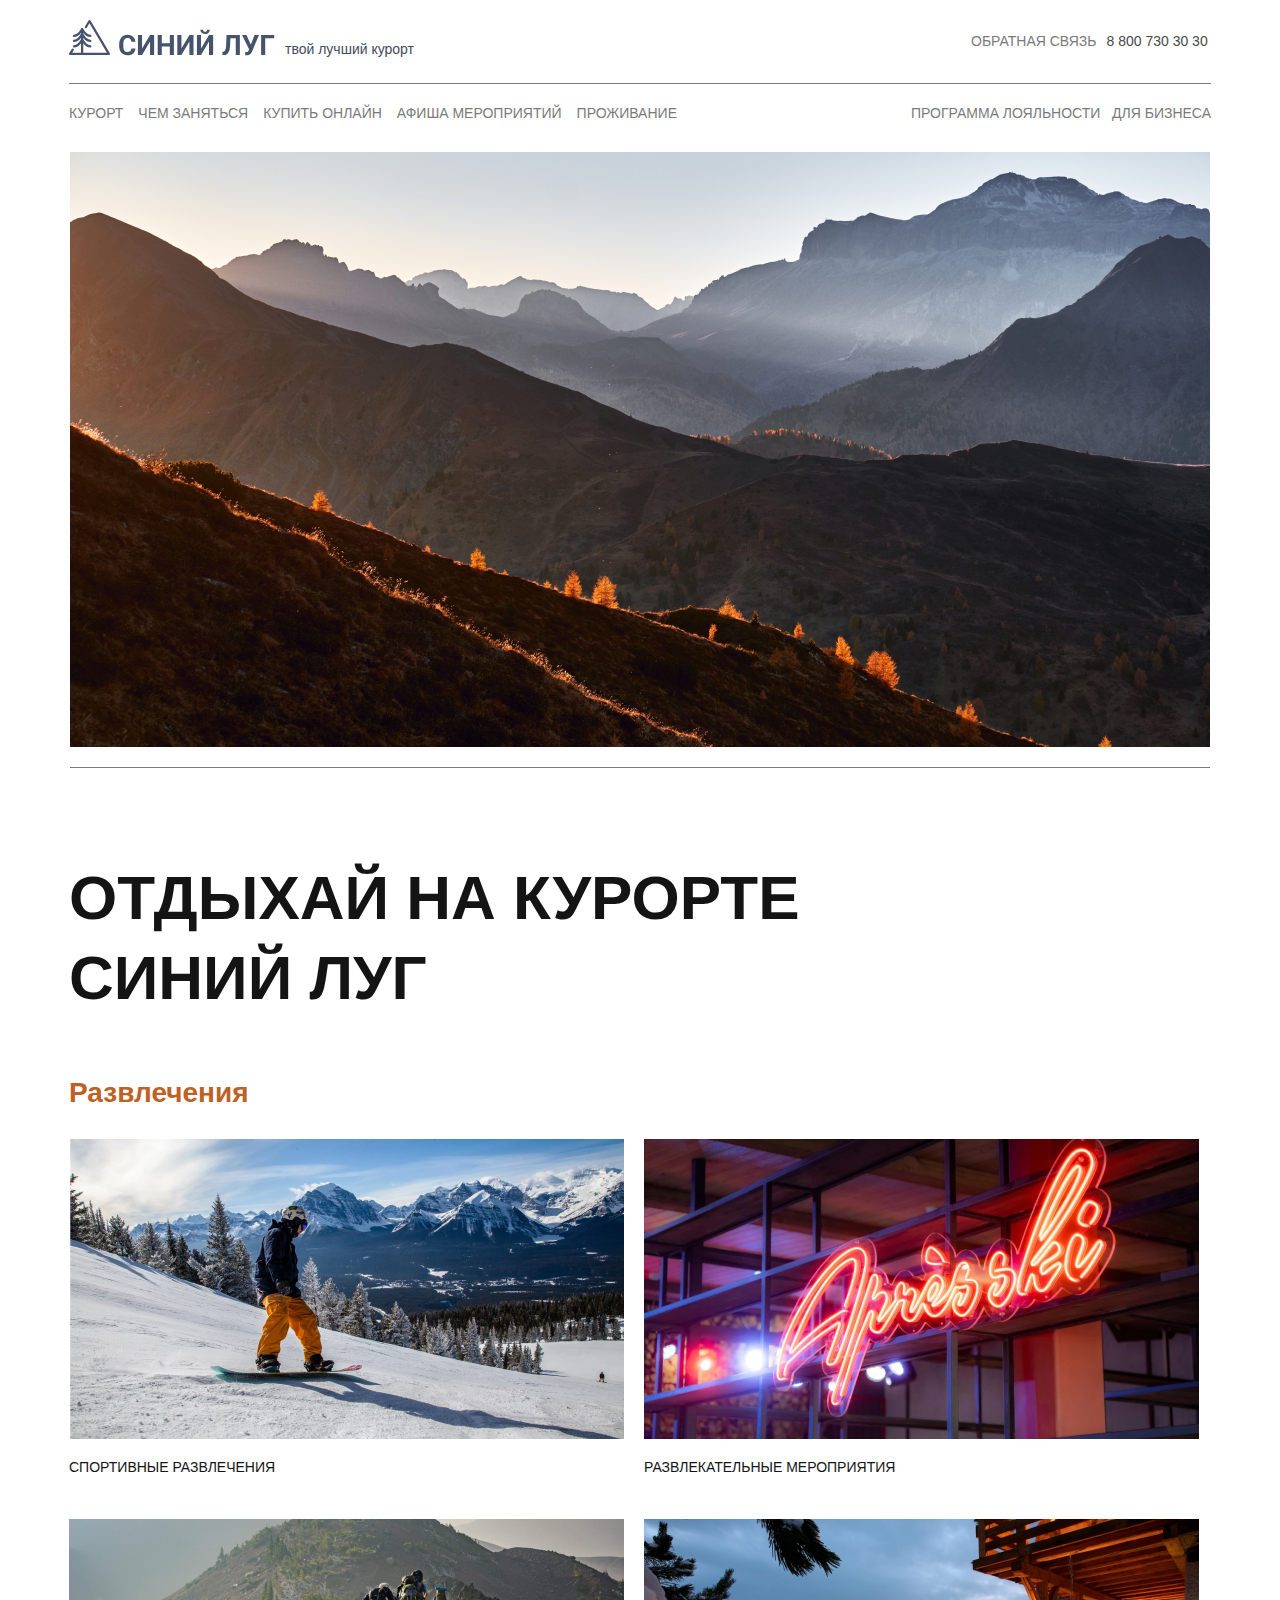
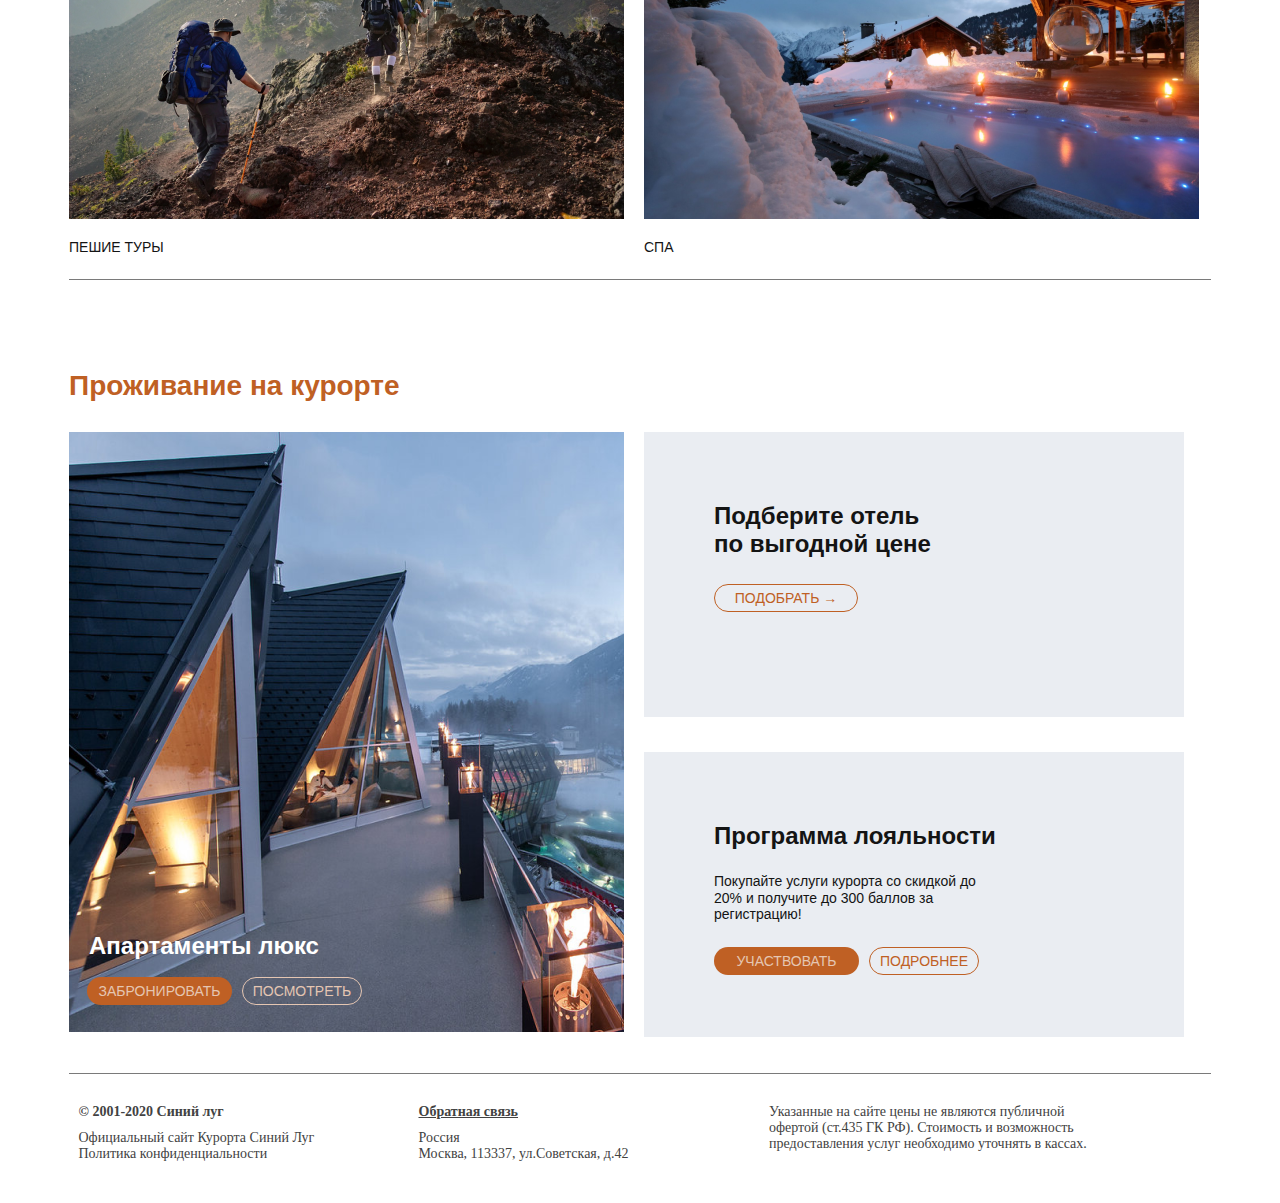
<file: DZ3/index.html>
<!DOCTYPE html>
<html lang="ru">
<head>
    <meta charset="UTF-8">
    <meta name="viewport" content="width=device-width, initial-scale=1.0">
    <link rel="stylesheet" href="style/normalize.css">
    <link rel="stylesheet" href="style/fonts.css">
    <link rel="stylesheet" href="style/style.css">
    <title>Document</title>
</head>
<body>
    <header>
        <div class="header-wrapper-1">
            <div class="header-1-leftblock">
                <a class="logo-link" href="index.html">
                    <img src="img/logo.svg" alt="logo">
                </a>
                <p class="near-logo-text">твой лучший курорт</p>
            </div>
            <div class="header-1-rihgtblock">
                <a class="header-list-link" href="#">ОБРАТНАЯ СВЯЗЬ</a>
                <p class="header-phone">8 800 730 30 30</p>
            </div>
        </div>
        <div class="header-wrapper-2">
            <div class="header-2-leftblock">
                <nav>
                    <ul class="list-reset header-2-list">
                        <li class="header-list-element">
                            <a class="header-list-link" href="#">КУРОРТ</a>
                        </li>
                        <li class="header-list-element">
                            <a class="header-list-link" href="#">ЧЕМ ЗАНЯТЬСЯ</a>
                        </li>
                        <li class="header-list-element">
                            <a class="header-list-link" href="#">КУПИТЬ ОНЛАЙН</a>
                        </li>
                        <li class="header-list-element">
                            <a class="header-list-link" href="#">АФИША МЕРОПРИЯТИЙ</a>
                        </li>
                        <li class="header-list-element">
                            <a class="header-list-link" href="#">ПРОЖИВАНИЕ</a>
                        </li>
                    </ul>
                </nav>
            </div>
            <div class="header-2-rightblock">
                <nav>
                    <ul class="list-reset header-2-list">
                        <li class="header-list-element">
                            <a class="header-list-link" href="#">ПРОГРАММА ЛОЯЛЬНОСТИ</a>
                        </li>
                        <li class="header-list-element">
                            <a class="header-list-link" href="#">ДЛЯ БИЗНЕСА</a>
                        </li>
                    </ul>
                </nav>    
            </div>
        </div>
    </header>
    <main>
        <section class="top-img-section">
            <img class="img-top" src="img/img-top-mountains.png" alt="">
        </section>
        <section class="entertainment-cards-wrapper">
                <h1 class="main-title">ОТДЫХАЙ НА КУРОРТЕ СИНИЙ ЛУГ</h1>
                <h2 class="h2-title">Развлечения</h2>
            <div class="entertainment-cards">
                <article class="card-wrapper">
                    <img class="img-entertainment" src="img/img-sport-entertainment.png" alt="СПОРТИВНЫЕ РАЗВЛЕЧЕНИЯ">
                    <p class="cards-caption">СПОРТИВНЫЕ РАЗВЛЕЧЕНИЯ</p>
                </article>
                <article class="card-wrapper">
                    <img src="img/img-entertainments.png" alt="РАЗВЛЕКАТЕЛЬНЫЕ МЕРОПРИЯТИЯ">
                    <p class="cards-caption">РАЗВЛЕКАТЕЛЬНЫЕ МЕРОПРИЯТИЯ</p>
                </article>
                <article class="card-wrapper">
                    <img src="img/img-walk.png" alt="ПЕШИЕ ТУРЫ">
                    <p class="cards-caption">ПЕШИЕ ТУРЫ</p>
                </article>
                <article class="card-wrapper">
                    <img src="img/img-spa.png" alt="СПА">
                    <p class="cards-caption">СПА</p>
                </article>
            </div>
        </section>
        <section class="living-section">
                <h2 class="h2-title">Проживание на курорте</h2>
                <article class="living-variants-cards">
                    <div class="apartment-card">
                        <p class="living-variant-caption-1">Апартаменты люкс</p>
                        <div class="btn-section-1">
                            <button class="btn-reset btn-orange">ЗАБРОНИРОВАТЬ</button>
                            <a class="btn-transparent" href="#">ПОСМОТРЕТЬ</a>
                        </div>
                    </div>
                    <div class="living-small-card-top">
                        <p class="living-variant-caption-2">Подберите отель по выгодной цене</p>
                        <a class="btn-transparent-arrow" href="#">ПОДОБРАТЬ &#8594</a>
                    </div>
                    <div class="living-small-card-bottom">
                         <p class="living-variant-caption-3">Программа лояльности</p>
                        <p class="living-variant-text">Покупайте услуги курорта со скидкой до 20% и получите до 300 баллов за регистрацию!</p>
                        <div class="btn-section">
                            <button class="btn-reset btn-orange">УЧАСТВОВАТЬ</button>
                            <a class="btn-transparent-2" href="#">ПОДРОБНЕЕ</a>
                        </div>
                    </div>
                </article>
        </section>
    </main>
    <footer class="footer">
        <div>
            <ul class="footer-list list-reset">
                <li>
                    <p class="footer-text-title">&copy 2001-2020 Синий луг</p>
                </li>
                <li>
                    <p>Официальный сайт Курорта Синий Луг</p>
                </li>
                <li>
                    Политика конфиденциальности
                </li>
            </ul>
        </div>
        <div>
            <ul class="footer-list list-reset">
                <li>
                    <p class="footer-text-title-column-2">Обратная связь</p>
                </li>
                <li>
                    <p>Россия</p>
                </li>
                <li>
                    Москва, 113337, ул.Советская, д.42
                </li>
            </ul>
        </div>
        <div>
            <p class="footer-text-column-3">Указанные на сайте цены не являются публичной офертой (ст.435 ГК РФ). Стоимость и возможность предоставления услуг необходимо уточнять в кассах.</p>
        </div>
    </footer>
</body>
</html>
</file>
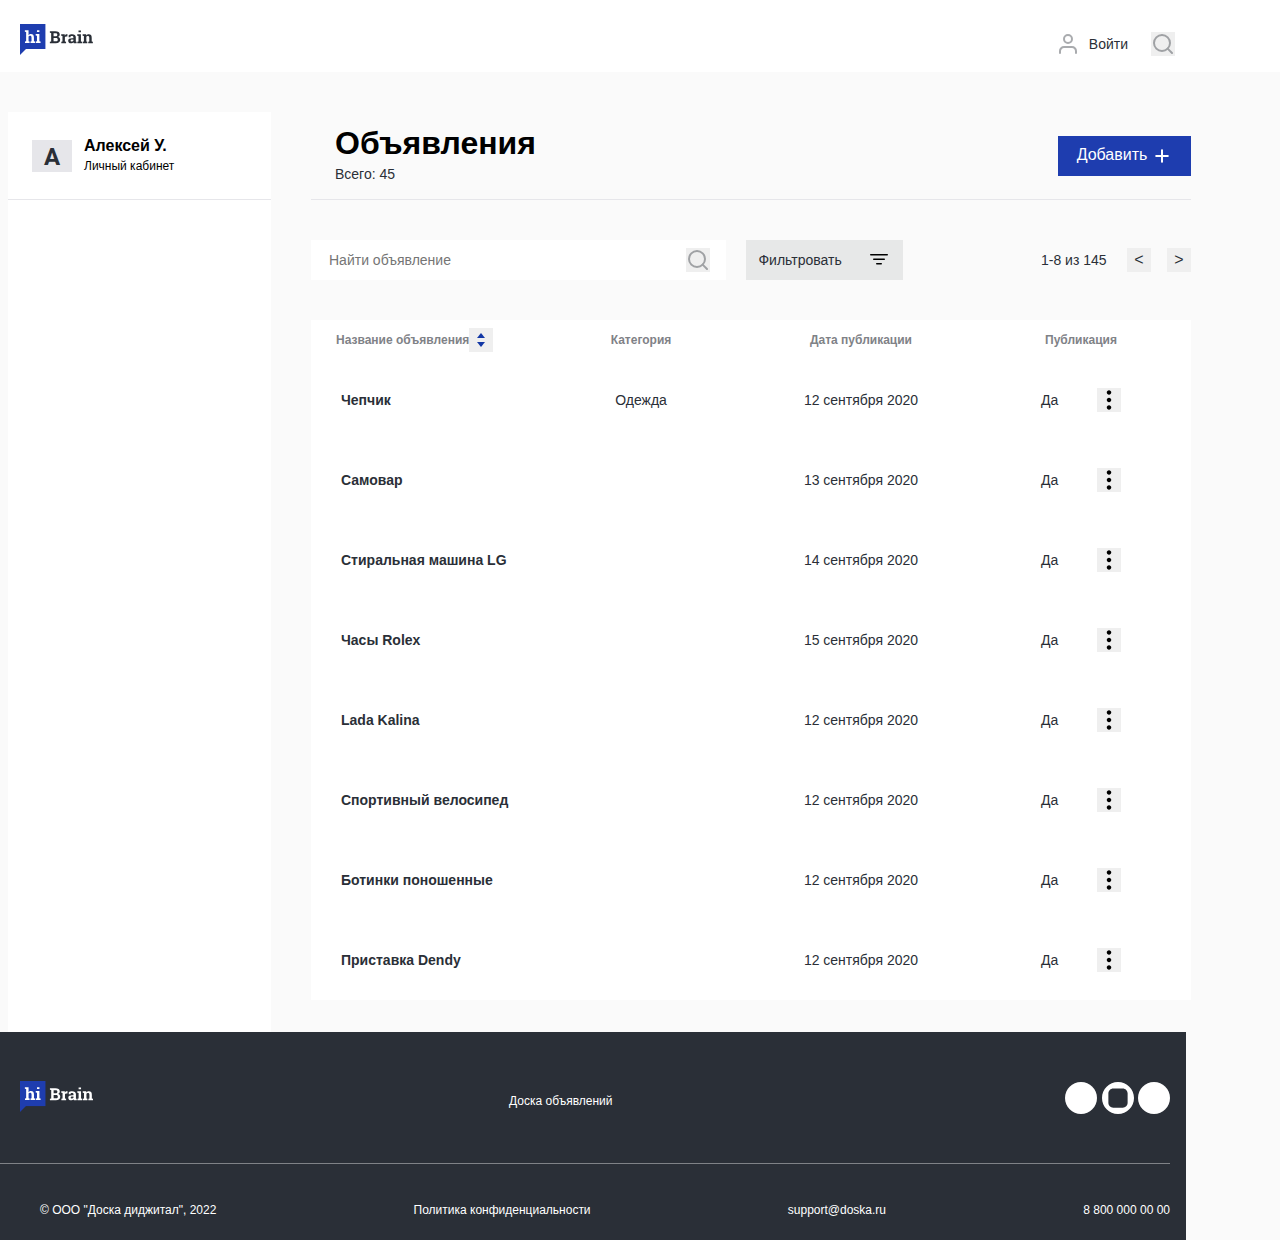
<file: DZ4/index.html>
<!DOCTYPE html>
<html lang="ru">
    <head>
        <meta charset="UTF-8">
        <meta name="viewport" content="width=device-width, initial-scale=1.0">
        <link rel="stylesheet" href="style/normalize.css">
        <link rel="stylesheet" href="style/fonts.css">
        <link rel="stylesheet" href="style/style.css">
        <title>Документ</title>
    </head>
    <body>
        <header class="header">
            <div class="header-wrapper">
                <a class="logo-link" href="index.html">
                    <img src="img/logo.svg" alt="Логотип">
                </a>
                <div class="header-rihgtblock">
                    <a class="simple-text-style top-link" href="#">
                        <img src="/DZ4/img/man.svg" alt="Войти">
                        <span>Войти</span>
                    </a>
                    <button class="btn-reset">
                        <img src="/DZ4/img/lupa.svg" alt="Поиск">
                    </button>
                </div>
            </div>
        </header>
        <main class="main-block">
            <div class="main-grid">
                <div class="sidebar">
                    <div class="personal-cabinet">
                        <span class="p-c-A">A</span>
                        <div class="personal-cabinet-text">
                            <span class="PC-name">Алексей У.</span>
                            <span class="PC-notice">Личный кабинет</span>
                        </div>
                    </div>
                </div>
                <div class="notices-block">
                    <div class="cards-top-block">
                        <div class="notices-title">
                            <span class="notices-title-text">Объявления</span>
                            <span class="simple-text-style">Всего: 45</span>
                        </div>
                        <button class="btn-reset btn-add">Добавить<img src="/DZ4/img/plus.png" alt="добавить"></button>
                    </div>
                    <div class="btn-panel">
                        <div class="btn-panel-left-part">
                            <div class="search">
                                <input class="search-input" type="text" placeholder="Найти объявление">
                                <button class="btn-reset small-btn">
                                    <img src="/DZ4/img/lupa.svg" alt="Найти">
                                </button>
                            </div>
                            <button class="btn-reset filter-btn">
                                <span class="filter-text">Фильтровать</span>
                                <img class="small-btn" src="/DZ4/img/filter_icon.svg" alt="Фильтр">
                            </button>
                        </div>
                        <div class="btn-panel-right-part">
                            <span class="simple-text-style counter-block"> 1-8 из 145</span>
                            <button class="btn-reset small-btn"><</button>
                            <button class="btn-reset small-btn">></button>
                        </div>
                    </div>
                    <div class="cards-table">
                        <div class="r1c1 title-sorting">
                            <span class="table-title-text">Название объявления</span>
                            <button class="btn-reset small-btn"><img src="/DZ4/img/sorting_order_filter_funnel_icon.svg" alt="Сортировка"></button>
                        </div>
                            <span class="r1c2 table-title-text">Категория</span>
                            <span class="r1c3 table-title-text">Дата публикации</span>
                            <span class="r1c4 table-title-text">Публикация</span>
                             <span class="r2c1 table-first-column-text">Чепчик</span>
                            <span class="r2c2 table-element-text">Одежда</span>
                            <time class="r2c3 table-element-text" datatime="2020-09-12">12 сентября 2020</time>
                            <div class="r2c4 menu-column">
                                    <span class="table-element-text">Да</span>
                                    <button class="btn-reset small-btn">
                                        <img src="/DZ4/img/dot_menu_more_vertical_icon.svg" alt="Меню">
                                    </button>
                            </div>
                            <span class="r3c1 table-first-column-text">Самовар</span>
                            <time class="r3c3 table-element-text" datatime="2020-09-13">13 сентября 2020</time>
                            <div class="r3c4 menu-column">
                                    <span class="table-element-text">Да</span>
                                    <button class="btn-reset small-btn">
                                        <img src="/DZ4/img/dot_menu_more_vertical_icon.svg" alt="Меню">
                                    </button>
                            </div>
                            <span class="r4c1 table-first-column-text">Стиральная машина LG</span>
                            <time class="r4c3 table-element-text" datatime="2020-09-14">14 сентября 2020</time>
                            <div class="r4c4 menu-column">
                                    <span class="table-element-text">Да</span>
                                    <button class="btn-reset small-btn">
                                        <img src="/DZ4/img/dot_menu_more_vertical_icon.svg" alt="Меню">
                                    </button>
                            </div>
                            <span class="r5c1 table-first-column-text">Часы Rolex</span>
                            <time class="r5c3 table-element-text" datatime="2020-09-15">15 сентября 2020</time>
                            <div class="r5c4 menu-column">
                                    <span class="table-element-text">Да</span>
                                    <button class="btn-reset small-btn">
                                        <img src="/DZ4/img/dot_menu_more_vertical_icon.svg" alt="Меню">
                                    </button>
                            </div>
                            <span class="r6c1 table-first-column-text">Lada Kalina</span>
                            <time class="r6c3 table-element-text" datatime="2020-09-12">12 сентября 2020</time>
                            <div class="r6c4 menu-column">
                                    <span class="table-element-text">Да</span>
                                    <button class="btn-reset small-btn">
                                        <img src="/DZ4/img/dot_menu_more_vertical_icon.svg" alt="Меню">
                                    </button>
                            </div>
                            <span class="r7c1 table-first-column-text">Спортивный велосипед</span>
                            <time class="r7c3 table-element-text" datatime="2020-09-12">12 сентября 2020</time>
                            <div class="r7c4 menu-column">
                                    <span class="table-element-text">Да</span>
                                    <button class="btn-reset small-btn">
                                        <img src="/DZ4/img/dot_menu_more_vertical_icon.svg" alt="Меню">
                                    </button>
                            </div>
                            <span class="r8c1 table-first-column-text">Ботинки поношенные</span>
                            <time class="r8c3 table-element-text" datatime="2020-09-12">12 сентября 2020</time>
                            <div class="r8c4 menu-column">
                                    <span class="table-element-text">Да</span>
                                    <button class="btn-reset small-btn">
                                        <img src="/DZ4/img/dot_menu_more_vertical_icon.svg" alt="Меню">
                                    </button>
                            </div>
                            <span class="r9c1 table-first-column-text">Приставка Dendy</span>
                            <time class="r9c3 table-element-text" datatime="2020-09-12">12 сентября 2020</time>
                            <div class="r9c4 menu-column">
                                    <span class="table-element-text">Да</span>
                                    <button class="btn-reset small-btn">
                                        <img src="/DZ4/img/dot_menu_more_vertical_icon.svg" alt="Меню">
                                    </button>
                            </div>
                    </div>
                </div>
            </div>
        </main>
        <footer>
            <div class="footer-wrapper">
                <div class="footer-top-part">
                    
                        <a class="logo-link" href="index.html">
                            <img src="/DZ4/img/logo-dark.svg" alt="logo">                 
                        </a>
                    <div class="footer-top-part-left">
                        <span class="footer-text">Доска объявлений</span>
                    </div>
                    <div class="signs-block">
                        <a class="signs-link" href="#">
                            <img src="/DZ4/img/facebook.svg" alt="facebook">                 
                        </a>
                        <a class="signs-link" href="#">
                            <img src="/DZ4/img/Vector.svg" alt="instagram">                 
                        </a>
                        <a class="signs-link" href="#">
                            <img src="/DZ4/img/vk.svg" alt="vk">                 
                        </a>
                    </div>
                </div>
                <div>
                    <ul class="footer-bottom-part">
                        <li class="list-reset link-text">&copy ООО "Доска диджитал", 2022</li>
                        <li class="list-reset link-text">
                            <a href="#">Политика конфиденциальности</a>
                        </li>
                        <li class="list-reset link-text">support@doska.ru</li>
                        <li class="list-reset link-text">8 800 000 00 00</li>
                    </ul>
                    
                </div>
            </div>
        </footer>
    </body>
</html>
</file>
<file: DZ3/style/fonts.css>
@font-face {
    font-family: "Montserrat-Regular";
    font-style: normal;
    font-weight: 400;
    src: local(''),
    url("../fonts/Montserrat-Regular.woff") format("woff"),
    url("../fonts/Montserrat-Regular.woff2") format('woff2');
}
@font-face {
    font-family: "Montserrat-SemiBold";
    font-style: normal;
    font-weight: 600;
    src: local(''),
    url("../fonts/Montserrat-SemiBold.woff") format("woff"),
    url("../fonts/Montserrat-SemiBold.woff2") format('woff2');
}
@font-face {
    font-family: "Roboto-Regular";
    font-style: normal;
    font-weight: 400;
    src: local(''),
    url("../fonts/Roboto-Regular.woff") format("woff"),
    url("../fonts/Roboto-Regular.woff2") format('woff2');
}
@font-face {
    font-family: "Roboto-Medium";
    font-style: normal;
    font-weight: 500;
    src: local(''),
    url("../fonts/Roboto-Medium.woff") format("woff"),
    url("../fonts/Roboto-Medium.woff2") format('woff2');
}
@font-face {
    font-family: "Roboto-Bold";
    font-style: normal;
    font-weight: 700;
    src: local(''),
    url("../fonts/Roboto-Bold.woff") format("woff"),
    url("../fonts/Roboto-Bold.woff2") format('woff2');
}
</file>
<file: DZ3/style/style.css>
html {
    box-sizing: border-box;
}

*,
*::before,
*::after {
    box-sizing: inherit;
}

p,h1,h2,h3,h4,h5,h6 {
    margin: 0;
}

a {
    display: inline-block;
    color: inherit;
    text-decoration: none;
}

img {
    max-width: 100%;
    display: block;
    object-fit: cover;
}

body {
    min-width: 320px;
    word-break: normal;
    font-family: 'Roboto', sans-serif;
}
.list-reset {
    margin: 0;
    padding: 0;
    list-style: none;
}
.btn-reset {
    padding: 0;
    border: none;
    background-color: transparent;
    cursor: pointer;
}
  /* ---header*/
.header-wrapper-1 {
    display: grid;
    grid-template-columns: 362px 132px auto 240px;
    column-gap: 10px;
    max-width: 1142px;
    margin: 20px auto;
    padding-bottom: 20px;
    border-bottom: 1px solid #7A7A7A;
}
.header-1-leftblock {
    display: flex;
    grid-column: 1/4;
    align-items: center;
}
.logo-link {
    width: 206px;
    height: 43px;
}
.near-logo-text {
    font-size: 14px;
    font-weight: 400;
    color: #434a5c;
    margin-top: 15px;
    margin-left: 10px;
}
.header-phone {
    color: #484848;
    font-size: 14px;
}
.header-list-link {
    font-weight: 500;
    font-size: 14px;
    color: #7a7a7a;
}
.header-1-rihgtblock {
    display: flex;
    gap: 10px;
    grid-column: 4/4;
    align-items: center;
}
.header-wrapper-2 {
    display: grid;
    grid-template-columns: 608px auto 300px;
    max-width: 1142px;
    margin: 0 auto;
    padding-bottom: 20px;
}
.header-2-leftblock {
    grid-column: 1/3;
    max-width: 608px;
}
.header-2-list {
    display: flex;
    align-items: center;
    justify-content: space-between;
}
.header-2-rightblock {
    grid-column: 3/3;
    max-width: 300px;
}

/*-----main image----*/
.top-img-section {
    display: grid;
    margin: 0 auto;
    padding: 10px 0 20px 0;
    border-bottom: 1px solid #7a7a7a;
    max-width: 1140px;
}
.img-top {
    width: 1140px;
    height: 595px;
}
/*-----Entertinment cards----*/
.entertainment-cards-wrapper {
    max-width: 1142px;
    margin: 60px auto 0 auto;
    border-bottom: 1px solid #7a7a7a;
}
.main-title {  
    font-size: 62px;
    font-weight: 600;
    color: #141414;
    width: 735px;
    padding-top: 30px;
    padding-bottom: 30px;
    line-height: 128%;
}
.h2-title {
    font-size: 28px;
    color: #BF6024;
    font-weight: 600;
    padding-top: 30px;
    padding-bottom: 30px;
}
.entertainment-cards {
    display: grid;
    grid-template-columns: 555px 555px;
    grid-template-rows: repeat(2, 360px);
    gap: 20px;
}
.cards-caption {
    font-weight: 500;
    font-size: 14px;
    color: #141414;
    padding-top: 20px;
}
.img-entertainment {
    height: 300px;
    width: 555px;
}
/*----living section---*/
.living-section {
    height: 734px;
    width: 1142px;
    padding: 0;   
    margin: 60px auto 0 auto;
    border-bottom: 1px solid #7a7a7a;
}
.living-variants-cards {
    display: grid;
    grid-template-columns: repeat(2, 555px);
    grid-template-rows: repeat(2, 300px);
    gap: 20px;
}
.apartment-card {
    grid-row: 1 / span 2;
    grid-column: 1 / 2;
    background-image: url(/DZ3/img/img-apartments.png);
    background-clip: border-box;
    height: 600px;
    width: 555px;
    position: relative;
}
.btn-section-1 {
    display: flex;
    position: absolute;
    top: 545px;
    left: 18px;
}
.btn-section {
    display: flex;
}
.living-variant-caption-1 {
    font-size: 24px;
    font-weight: 600;
    color: #fff;
    padding-bottom: 20px;
    position: absolute;
    top: 500px;
    left: 20px;
}
.btn-orange {
    font-size: 14px;
    font-weight: 500;
    color: #E5C6B2;
    background-color: #BF6024;
    height: 28px;
    width: 145px;
    border: none;
    border-radius: 15px;
    margin: 0 10px 0 0;
}
.btn-transparent {
    font-size: 14px;
    font-weight: 500;
    color: #E5C6B2;
    height: 28px;
    width: 120px;
    border-radius: 15px;
    border: 1px solid #E5C6B2;
    text-align: center;
    padding-top: 5px;
}
.living-variant-caption-2 {
    font-size: 24px;
    font-weight: 600;
    height: 62px;
    width: 225px;
    color: #141414;
    margin: 0 0 20px 0;
}
.btn-transparent-arrow {
    font-size: 14px;
    font-weight: 500;
    color: #bf6024;
    text-align: center;
    padding-top: 5px;
    height: 28px;
    width: 144px;
    border-radius: 15px;
    border: 1px solid #bf6024;
}
.btn-transparent-2 {
    font-size: 14px;
    font-weight: 500;
    color: #bf6024;
    text-align: center;
    padding-top: 5px;
    height: 28px;
    width: 110px;
    border-radius: 15px;
    border: 1px solid #bf6024;
}
.living-small-card-top {
    grid-column: 2 / 2;
    grid-row: 1 / 2;
    height: 285px;
    width: 540px;
    background-color: #EAEDF2;
    padding: 70px;
}
.living-small-card-bottom {
    grid-column: 2 / 2;
    grid-row: 2 / 2;
    height: 285px;
    width: 540px;
    background-color: #EAEDF2;
    padding: 70px;
}
.living-variant-text {
    height: 54px;
    width: 262px;
    font-size: 14px;
    font-weight: 400;
    color: #141414;
    margin: 0 0 20px 0;
}
.living-variant-caption-3 {
    font-size: 24px;
    font-weight: 600;
    height: 31px;
    width: 300px;
    color: #141414;
    margin: 0 0 20px 0;
}
/*----footer----*/
.footer {
    display: grid;
    grid-template-columns: repeat(3, 340px);
    width: 1142px;
    margin: 0 auto;
    padding: 30px 0;
    font-family: 'Montserrat';
    font-size: 14px;
    color: #424242;
    font-weight: 400;
    justify-items: center;
    padding-left: 20px;
}
.footer-list {
    display: block;
    width: 361px;
}
.footer-text-column-3 {
    width: 340px;
    padding-bottom: 10px;
}
.footer-text-title {
    font-weight: 600;
    padding-bottom: 10px;
}
.footer-text-title-column-2 {
    font-weight: 600;
    padding-bottom: 10px;
    text-decoration: underline;
}
.footer-text-column-3 {
    width: 340px;
    padding-bottom: 20px;
}
</file>
<file: DZ4/style/fonts.css>
@font-face {
    font-family: "Roboto-Regular";
    font-style: normal;
    font-weight: 400;
    src: local(''),
    url("/DZ4/fonts/Roboto-Regular.woff") format("woff"),
    url("/DZ4/fonts/Roboto-Regular.woff2") format('woff2');
}
@font-face {
    font-family: "Roboto-Medium";
    font-style: normal;
    font-weight: 500;
    src: local(''),
    url("/DZ4/fonts/Roboto-Medium.woff") format("woff"),
    url("/DZ4/fonts/Roboto-Medium.woff2") format('woff2');
}
@font-face {
    font-family: "Roboto-Bold";
    font-style: normal;
    font-weight: 700;
    src: local(''),
    url("/DZ4/fonts/Roboto-Bold.woff") format("woff"),
    url("/DZ4/fonts/Roboto-Bold.woff2") format('woff2');
}
@font-face {
    font-family: "Roboto Slab";
    font-style: bold;
    font-weight: 700;
    src: local(''),
    url("/DZ4/fonts/Roboto-Bold.woff") format("woff"),
    url("/DZ4/fonts/Roboto-Bold.woff2") format('woff2');

}
</file>
<file: DZ4/style/style.css>
@import "/DZ4/style/header.css";
@import "/DZ4/style/main-left.css";
@import "/DZ4/style/main-right-top-block.css";
@import "/DZ4/style/main-right-table.css";

html {
    box-sizing: border-box;
}

*,
*::before,
*::after {
    box-sizing: inherit;
}

p,h1,h2,h3,h4,h5,h6 {
    margin: 0;
}

a {
    display: inline-block;
    color: inherit;
    text-decoration: none;
}

img {
    max-width: 100%;
    display: block;
    object-fit: cover;
}

body {
    min-width: 320px;
    word-break: normal;
    font-family: 'Roboto', sans-serif;
    background-color: var(--background-color-grey);
/* global */
}
.list-reset {
    margin: 0;
    padding: 0;
    list-style: none;
}
.btn-reset {
    padding: 0;
    border: none;
    cursor: pointer;
}
.small-btn {
    height: 24px;
    width: 24px;
    color: var(--font-color-black);
}
.simple-text-style {
    font-weight: 400;
    font-size: 14px;
    color: var(--font-color-black);
    line-height: 24px;
}
:root {
    --background-color-white: #ffffff;
    --background-color-grey: #f7f7f79d;
    --font-color-black: #2A2F37;
    --color-blue: #1E3DAF;
    --lines-color-gray: #E6E6EA;
    --color-dark-gray: #E7E8E8;
    --color-grey-text: #7F8287;
}   
  
  
 /* main section -------------------------------------------------------- */
.main-block {
    background-color: transparent;
}
 .main-grid {
    display: grid;
    grid-template-columns: 1fr 3fr;
    column-gap: 40px;
    width: 1186px;
}

  /* footer-------------------------------------------------------- */
  .logo-link {
    width: 93px;
    height: 40px;
    padding-left: 20px;
  }
  .footer-wrapper {
    width: 1186px;
    height: 208px;
    background-color: var(--font-color-black);
    align-content: center;
    justify-content: space-around;
  }
  .link-text {
    color: var(--background-color-white);
    font-size: 12px;
    font-weight: 400;
  }
.signs-link {
    background: transparent;
    color: var(--font-color-black)
}
.footer-top-part {
    height: 125px;
    width: 1170px;
    border-bottom: 1px solid var(--color-grey-text);
    display: flex;
    align-items: center;
    justify-content: space-between;
}
.footer-top-part-left {
    align-self: center;
    justify-self: left;
    width: 140px;
}
.footer-text {
    color: var(--background-color-white);
    font-size: 12px;
    font-weight: 400;
    margin-bottom: 30px;
}
.footer-bottom-part {
    display: flex;
    width: 1170px;
    align-items: center;
    justify-content: space-between;
    padding-top: 24px;
    
}
</file>
